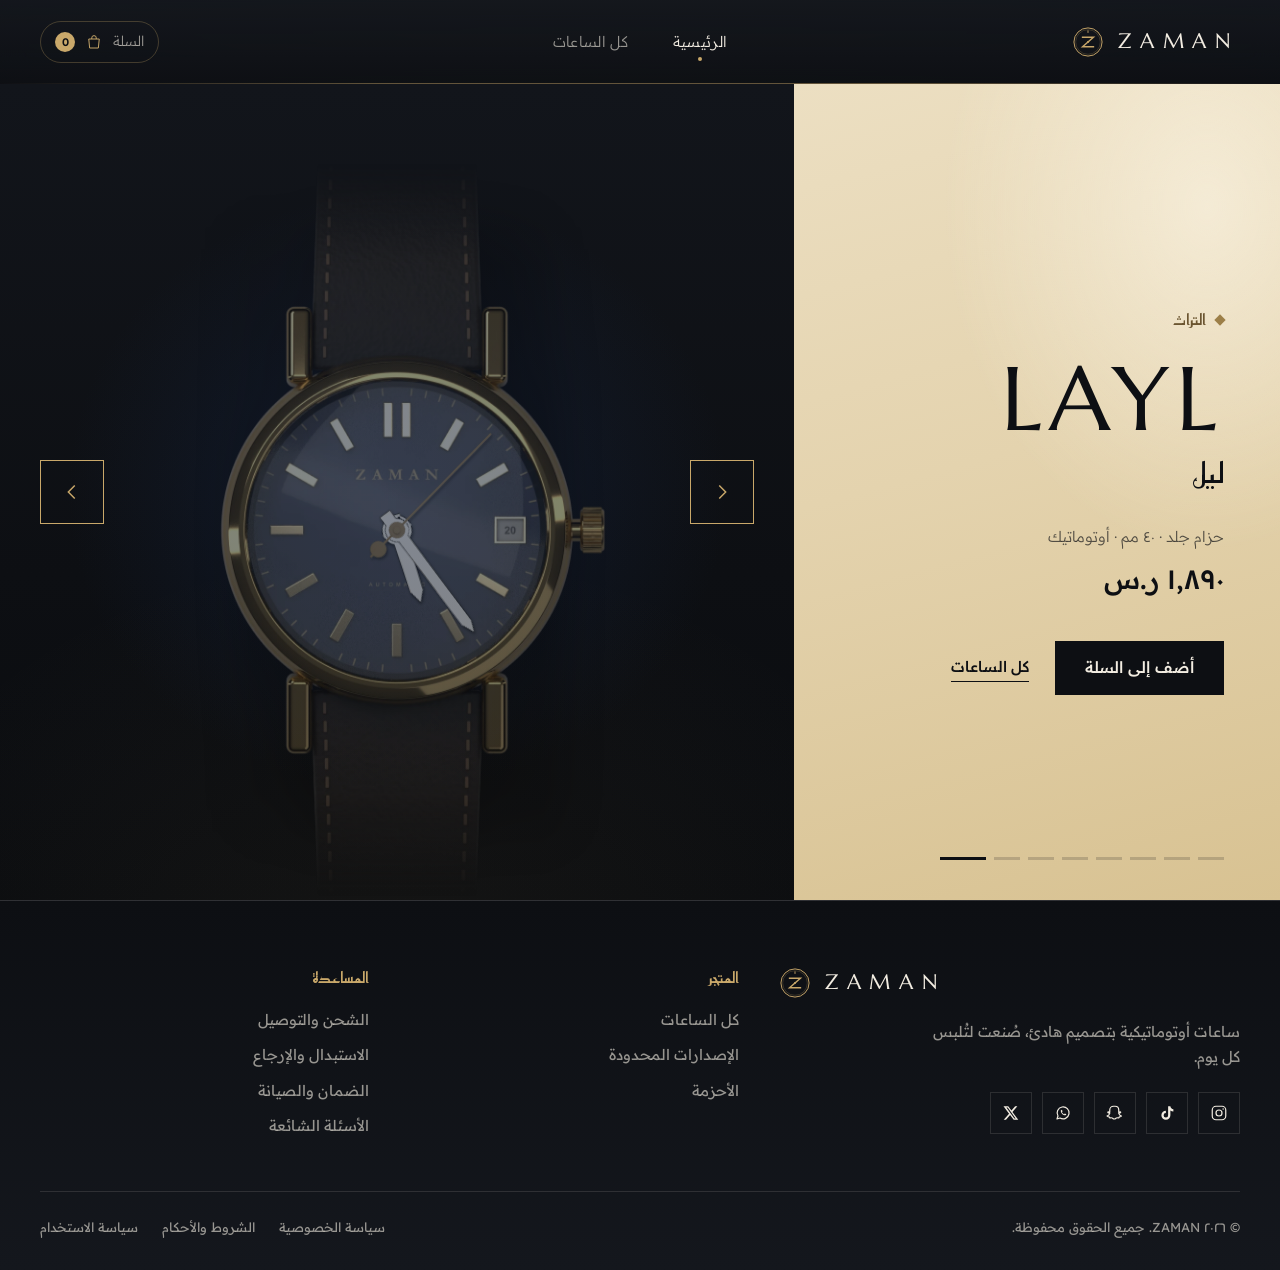
<file: index.html>
<!doctype html>
<html lang="ar" dir="rtl">
<head>
<meta charset="utf-8">
<meta name="viewport" content="width=device-width, initial-scale=1">
<title>ZAMAN — زمان</title>
<meta http-equiv="refresh" content="0; url=website/index.html">
<link rel="canonical" href="website/index.html">
<style>body{background:#0D0F13;color:#C9A86A;font-family:sans-serif;display:grid;place-items:center;min-height:100vh;margin:0}</style>
</head>
<body><a href="website/index.html" style="color:inherit">ZAMAN</a></body>
</html>
</file>
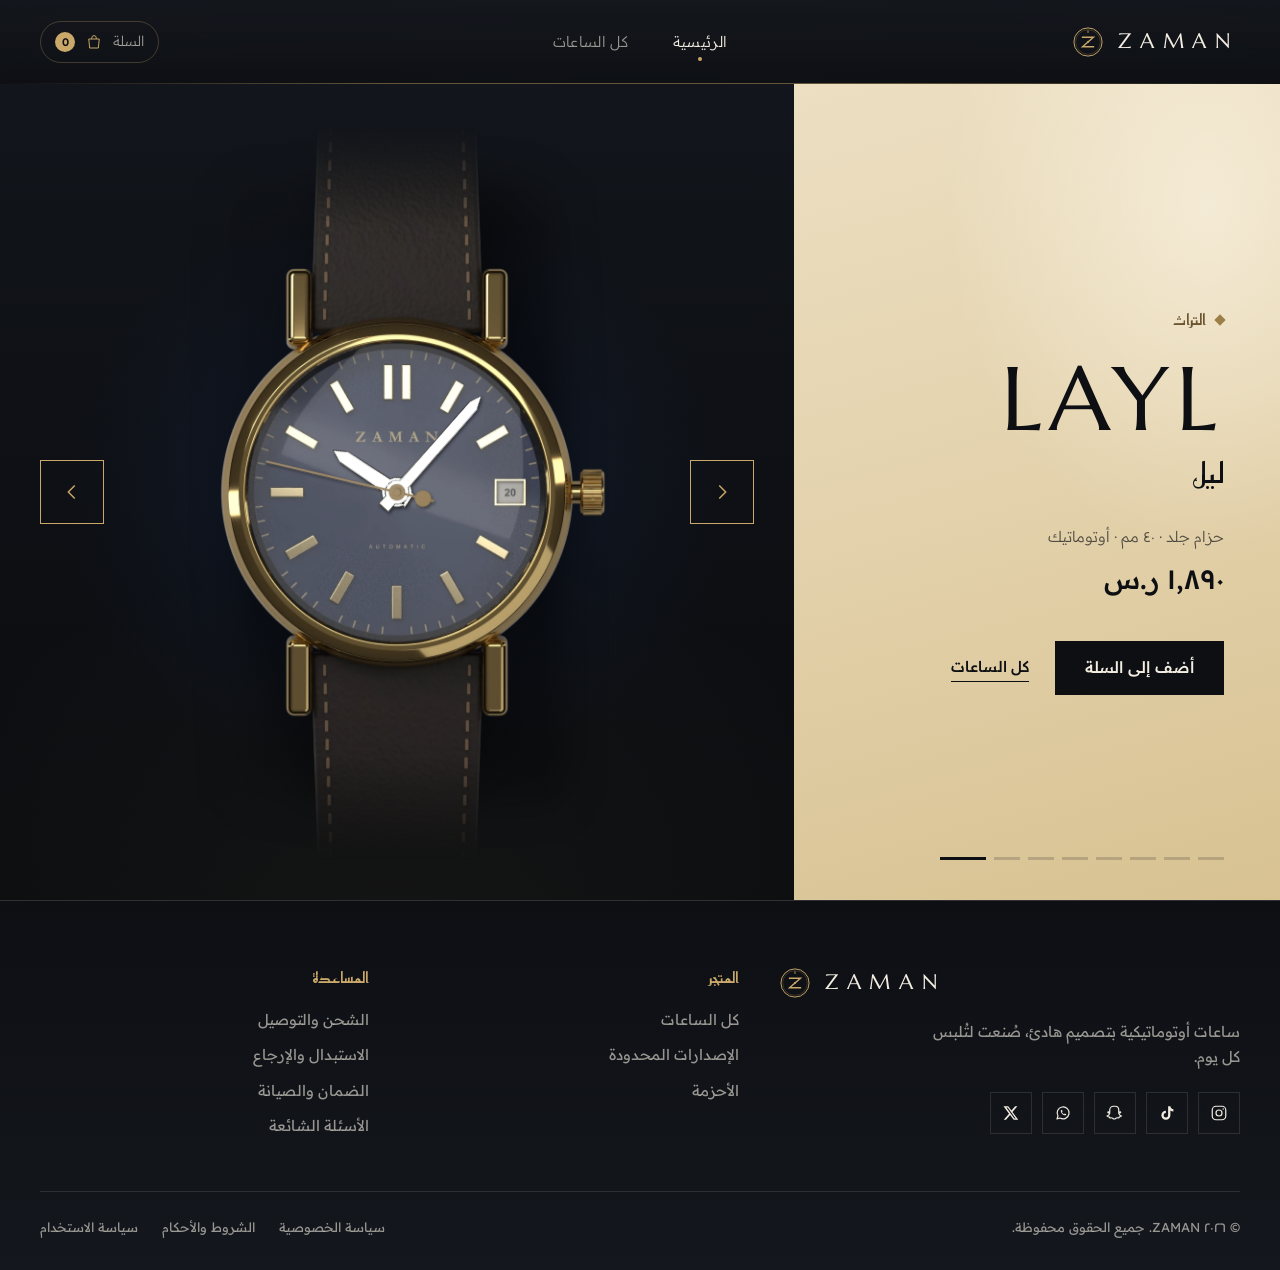
<file: website/index.html>
<!doctype html>
<html lang="ar" dir="rtl">
<head>
<meta charset="utf-8">
<meta name="viewport" content="width=device-width, initial-scale=1">
<title>ZAMAN — زمان</title>
<meta name="description" content="ZAMAN — ساعات أوتوماتيكية بتصميم هادئ.">
<link rel="stylesheet" href="../brand/tokens.css">
<link rel="stylesheet" href="site.css">
<script src="../brand/watch.js"></script>
<style>
  .home { display: grid; grid-template-columns: minmax(360px, 38%) 1fr; height: calc(100svh - var(--head)); min-height: 620px; }

  /* 30% — soft, muted champagne panel (logo gold, toned down and paler) */
  .panel { background: radial-gradient(90% 70% at 85% 15%, rgba(255,250,238,.55), transparent 60%), linear-gradient(165deg, #ECDFC2 0%, var(--gold-soft) 45%, var(--gold-soft-2) 100%); color: var(--c60); padding: 64px 56px 48px; display: flex; flex-direction: column; justify-content: center; position: relative; }
  .info { transition: opacity .35s ease, transform .35s ease; }
  .info.swap { opacity: 0; transform: translateY(14px); }
  .kicker { display: inline-flex; align-items: center; gap: 10px; font-family: var(--font-head-ar); font-size: 15px; font-weight: 500; color: #6B5530; }
  .kicker::before { content: ""; width: 8px; height: 8px; transform: rotate(45deg); background: var(--champagne-deep); }
  .name { font-family: var(--font-display); font-weight: 400; font-size: clamp(60px, 7vw, 112px); line-height: 1; letter-spacing: .08em; text-transform: uppercase; margin: 22px 0 6px; direction: ltr; text-align: right; }
  .ar-name { font-family: var(--font-head-ar); font-size: 28px; font-weight: 500; }
  .spec { font-size: 15px; font-weight: 300; color: rgba(13,15,19,.68); margin-top: 26px; }
  .price { font-size: 28px; font-weight: 500; margin-top: 6px; }
  .actions { display: flex; align-items: center; gap: 26px; margin-top: 38px; flex-wrap: wrap; }
  .more { font-size: 15px; font-weight: 500; border-bottom: 1px solid var(--c60); padding-bottom: 2px; }
  .dots { position: absolute; bottom: 40px; right: 56px; display: flex; gap: 8px; direction: ltr; }
  .dots button { width: 26px; height: 3px; background: rgba(13,15,19,.18); transition: background .3s, width .3s; }
  .dots button.on { background: var(--c60); width: 46px; }

  /* 60% — midnight stage, lit by a soft glow tinted with the current dial colour */
  @property --glow { syntax: '<color>'; inherits: true; initial-value: #1B3566; }
  .stage { --glow: #1B3566; position: relative; overflow: hidden; background: radial-gradient(52% 46% at 50% 50%, color-mix(in srgb, var(--glow) 34%, transparent) 0%, color-mix(in srgb, var(--glow) 10%, transparent) 55%, transparent 80%), radial-gradient(120% 90% at 50% 110%, rgba(201,168,106,.06), transparent 60%), linear-gradient(180deg, #12151B 0%, var(--c60) 60%, #0A0C0F 100%); transition: --glow 1s ease; }
  .layer { position: absolute; inset: 0; display: grid; place-items: center; will-change: transform, opacity; }
  .layer .w { height: 90%; aspect-ratio: 200 / 340; }
  .arrow { position: absolute; top: 50%; transform: translateY(-50%); z-index: 3; width: 64px; height: 64px; border: 1px solid var(--c10); color: var(--c10); display: grid; place-items: center; transition: background .25s, color .25s; }
  .arrow:hover { background: var(--c10); color: var(--c60); }
  .arrow svg { width: 22px; height: 22px; }
  .arrow.prev { right: 40px; }
  .arrow.next { left: 40px; }

  @media (max-width: 860px) {
    .home { grid-template-columns: 1fr; grid-template-rows: 58svh auto; height: auto; min-height: 0; }
    .stage { order: -1; }
    .panel { padding: 40px 16px 64px; }
    .dots { right: 16px; bottom: 28px; }
    .arrow { width: 48px; height: 48px; }
    .arrow.prev { right: 16px; }
    .arrow.next { left: 16px; }
    .layer .w { height: 86%; }
    .name { margin-top: 14px; }
    .actions { margin-top: 28px; }
  }
</style>
</head>
<body data-page="home">

<main class="home">
  <section class="panel">
    <div class="info" id="info">
      <span class="kicker" id="kicker"></span>
      <h1 class="name" id="name"></h1>
      <div class="ar-name" id="arName"></div>
      <div class="spec" id="spec"></div>
      <div class="price" id="price"></div>
      <div class="actions">
        <button class="btn btn-dark" id="add">أضف إلى السلة</button>
        <a class="more" href="collection.html">كل الساعات</a>
      </div>
    </div>
    <div class="dots" id="dots"></div>
  </section>

  <section class="stage" id="stage" aria-live="polite">
    <button class="arrow prev" id="prev" aria-label="الساعة السابقة"><svg viewBox="0 0 24 24" fill="none" stroke="currentColor" stroke-width="1.6"><path d="M9 5l7 7-7 7"/></svg></button>
    <button class="arrow next" id="next" aria-label="الساعة التالية"><svg viewBox="0 0 24 24" fill="none" stroke="currentColor" stroke-width="1.6"><path d="M15 5l-7 7 7 7"/></svg></button>
  </section>
</main>

<script src="site.js"></script>
<script>
  const M = ZAMAN_MODELS;
  const stage = document.getElementById('stage');
  const $ = id => document.getElementById(id);
  const ease = x => x < .5 ? 4 * x * x * x : 1 - Math.pow(-2 * x + 2, 3) / 2;
  const lerp = (a, b, x) => a + (b - a) * x;

  const nowMin = () => { const d = new Date(); return d.getHours() * 60 + d.getMinutes() + d.getSeconds() / 60; };
  const nowSec = () => { const d = new Date(); return d.getSeconds() + d.getMilliseconds() / 1000; };

  let idx = Math.max(0, ORDER.indexOf((location.hash || '').slice(1)));
  let current = null, busy = false;

  // Dots
  $('dots').innerHTML = ORDER.map((k, i) => `<button aria-label="${M[k].name}" data-i="${i}"></button>`).join('');
  $('dots').addEventListener('click', e => { const b = e.target.closest('button'); if (b) go(+b.dataset.i); });

  function makeLayer(k) {
    const el = document.createElement('div');
    el.className = 'layer';
    el.innerHTML = `<div class="w">${watchSVG({ ...M[k], date: new Date().getDate() })}</div>`;
    stage.appendChild(el);
    return el;
  }

  function setInfo(k, i, animate) {
    const apply = () => {
      const m = M[k];
      $('kicker').textContent = LINE_AR[m.line];
      $('name').textContent = m.name;
      $('arName').textContent = m.ar;
      $('spec').textContent = SPEC_AR(k);
      $('price').textContent = priceAR(m.price);
      stage.style.setProperty('--glow', m.dial);
      [...$('dots').children].forEach((d, j) => d.classList.toggle('on', j === i));
      history.replaceState(null, '', '#' + k);
    };
    if (!animate) return apply();
    $('info').classList.add('swap');
    setTimeout(() => { apply(); $('info').classList.remove('swap'); }, 330);
  }

  // Change watch: the new one enters from the top-right, the hands sweep to the current time
  function go(target) {
    if (busy || target === idx) return;
    busy = true;
    const n = ORDER.length;
    idx = (target + n) % n;
    const k = ORDER[idx];
    const incoming = makeLayer(k), outgoing = current;
    const W = stage.clientWidth, H = stage.clientHeight;
    const D = 1000, t0 = performance.now();
    setInfo(k, idx, true);
    const step = now => {
      const p = Math.min(1, (now - t0) / D), e = ease(p);
      incoming.style.opacity = Math.min(1, p * 2.2);
      incoming.style.transform = `translate(${lerp(W * .55, 0, e)}px, ${lerp(-H * .6, 0, e)}px) rotate(${lerp(-28, 0, e)}deg) scale(${lerp(.6, 1, e)})`;
      setHands(incoming, nowMin() - (1 - e) * 300, nowSec() - (1 - e) * 40);
      if (outgoing) {
        outgoing.style.opacity = 1 - Math.min(1, p * 1.6);
        outgoing.style.transform = `translate(${lerp(0, -W * .45, e)}px, ${lerp(0, H * .55, e)}px) rotate(${lerp(0, 20, e)}deg) scale(${lerp(1, .7, e)})`;
        setHands(outgoing, nowMin() + e * 180, nowSec() + e * 30);
      }
      if (p < 1) requestAnimationFrame(step);
      else { if (outgoing) outgoing.remove(); current = incoming; busy = false; }
    };
    requestAnimationFrame(step);
  }

  // First watch
  current = makeLayer(ORDER[idx]);
  setInfo(ORDER[idx], idx, false);
  (function intro() {
    const t0 = performance.now();
    const step = now => {
      const p = Math.min(1, (now - t0) / 1400), e = ease(p);
      current.style.opacity = Math.min(1, p * 2);
      current.style.transform = `translateY(${lerp(40, 0, e)}px)`;
      setHands(current, nowMin() - (1 - e) * 300, nowSec() - (1 - e) * 40);
      if (p < 1) requestAnimationFrame(step);
    };
    requestAnimationFrame(step);
  })();

  // Live ticking between transitions
  setInterval(() => { if (!busy && current) setHands(current, nowMin(), Math.floor(nowSec())); }, 250);

  $('next').onclick = () => go(idx + 1);
  $('prev').onclick = () => go(idx - 1);
  document.addEventListener('keydown', e => {
    if (e.key === 'ArrowLeft') go(idx + 1);
    if (e.key === 'ArrowRight') go(idx - 1);
  });
  let sx = null;
  stage.addEventListener('touchstart', e => sx = e.touches[0].clientX, { passive: true });
  stage.addEventListener('touchend', e => {
    if (sx === null) return;
    const dx = e.changedTouches[0].clientX - sx; sx = null;
    if (Math.abs(dx) > 40) go(dx > 0 ? idx + 1 : idx - 1);
  });
  $('add').onclick = e => { addToBag(); e.target.textContent = 'تمت الإضافة ✓'; setTimeout(() => e.target.textContent = 'أضف إلى السلة', 1400); };
</script>
</body>
</html>
</file>
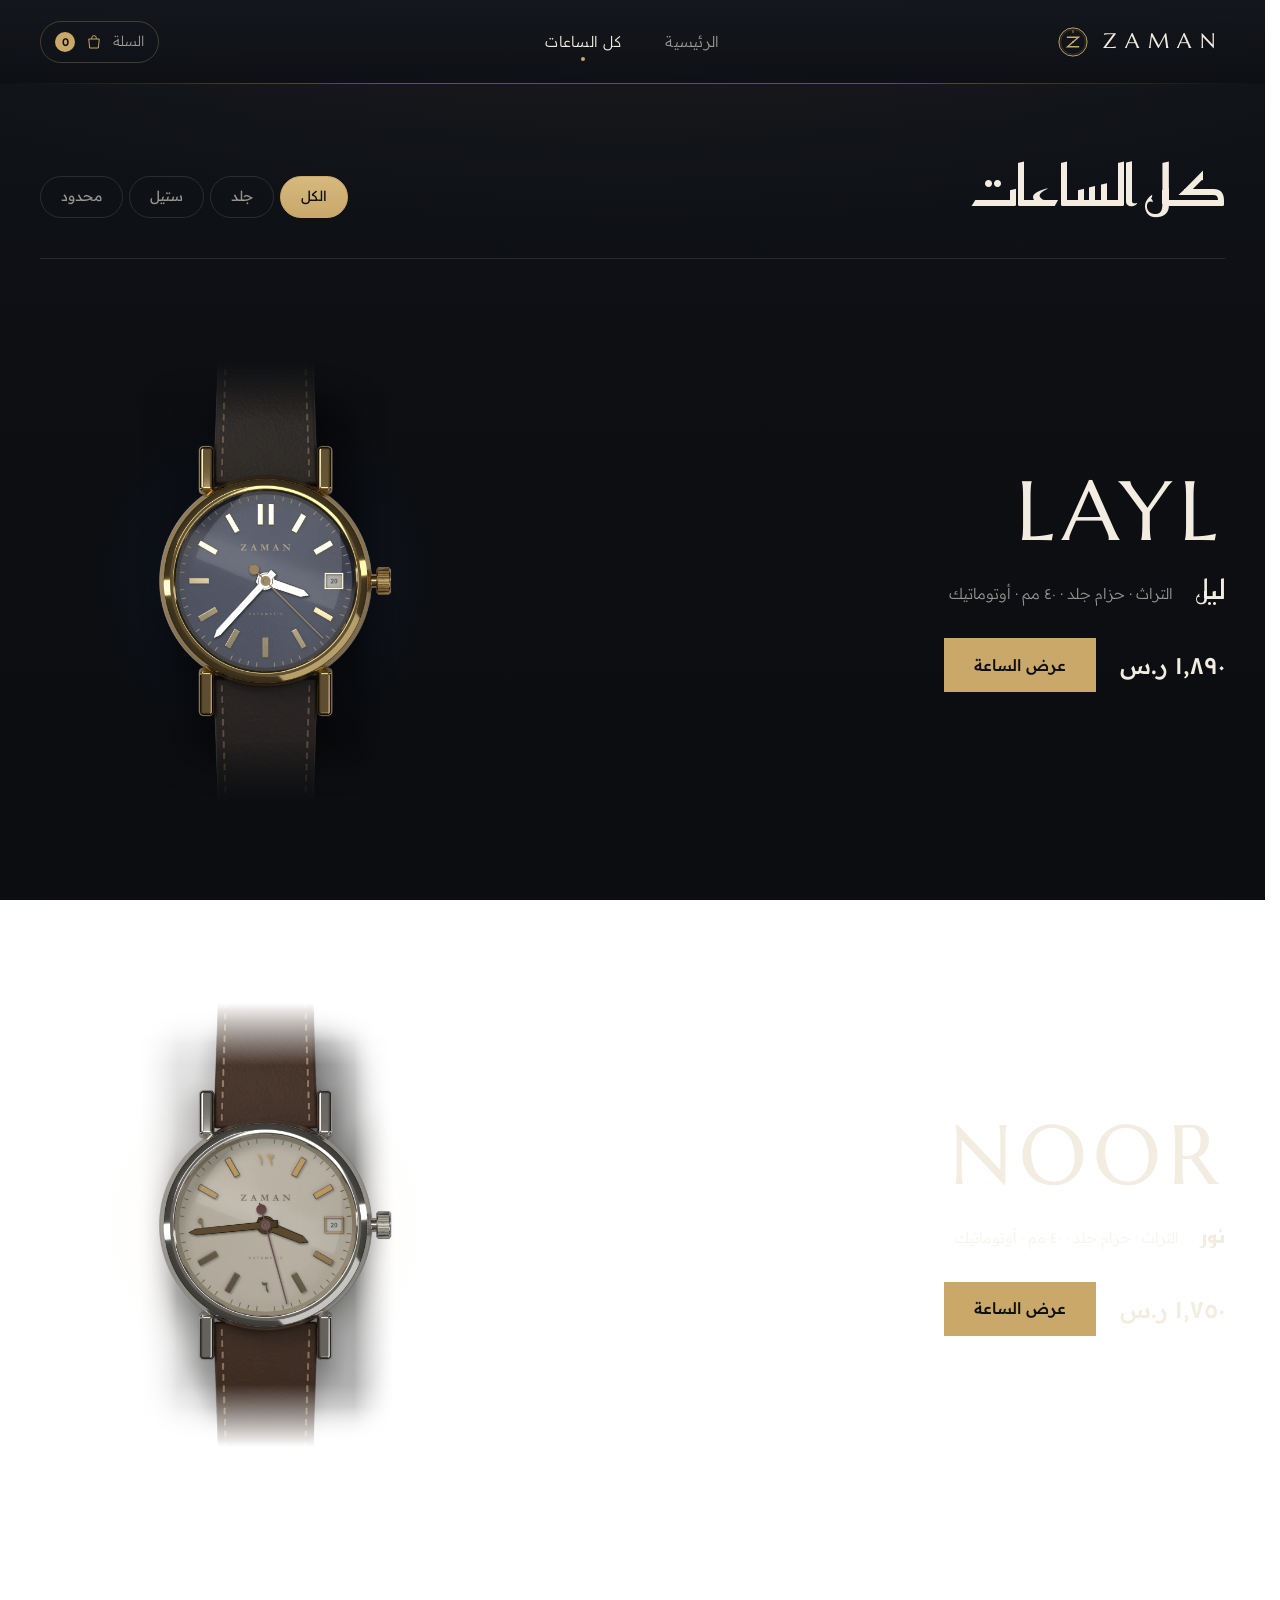
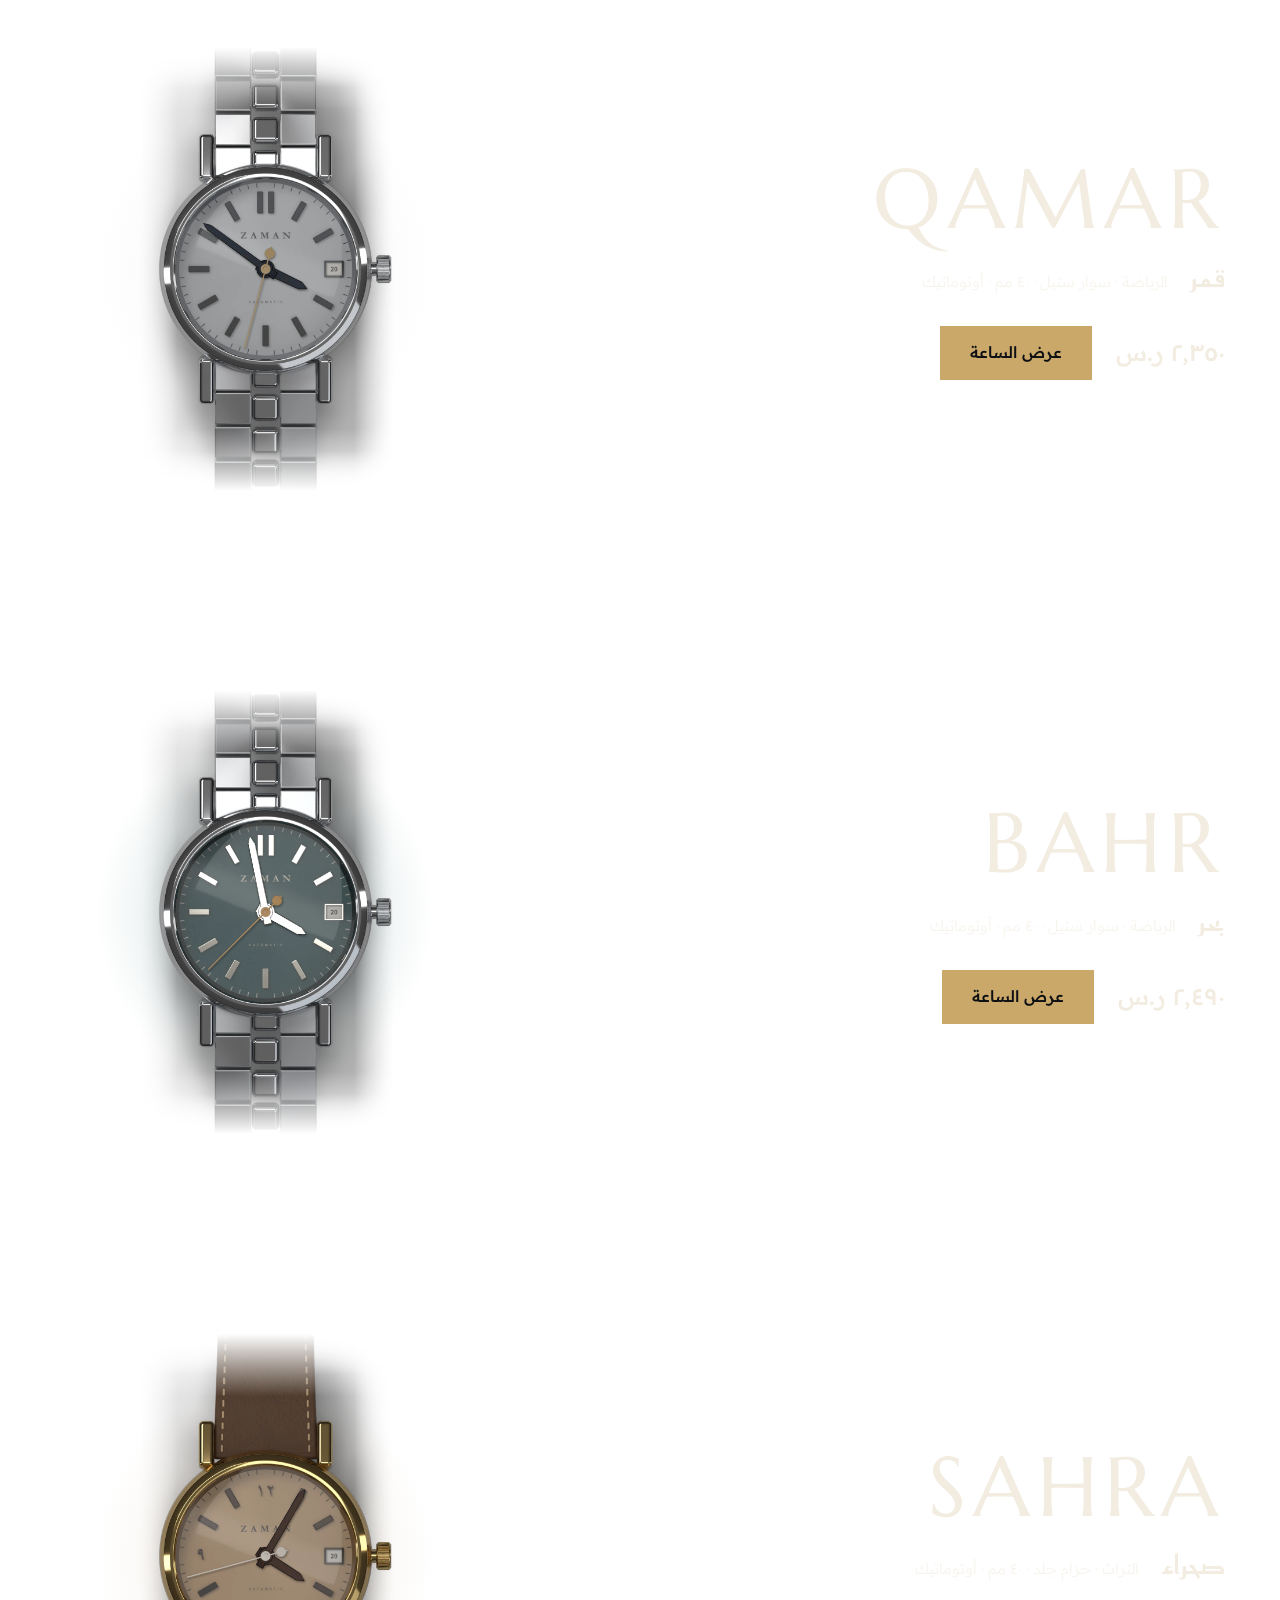
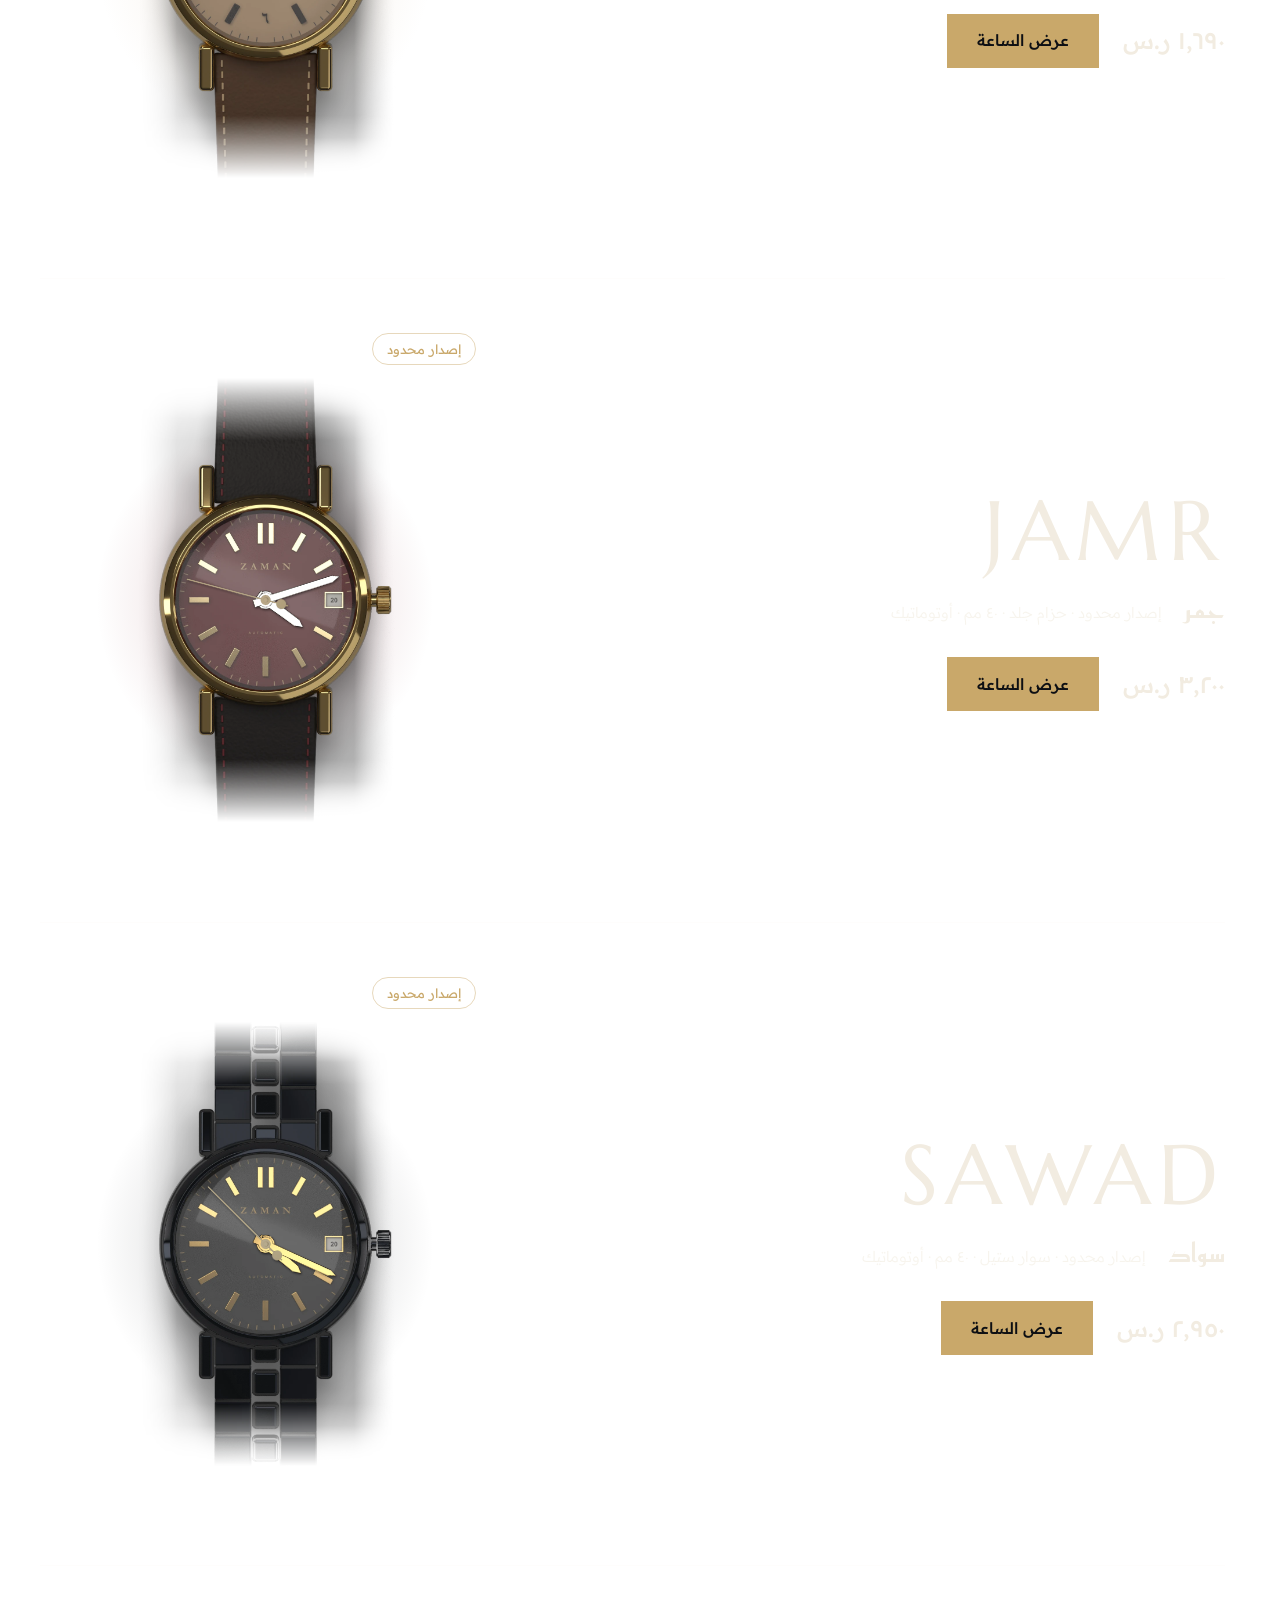
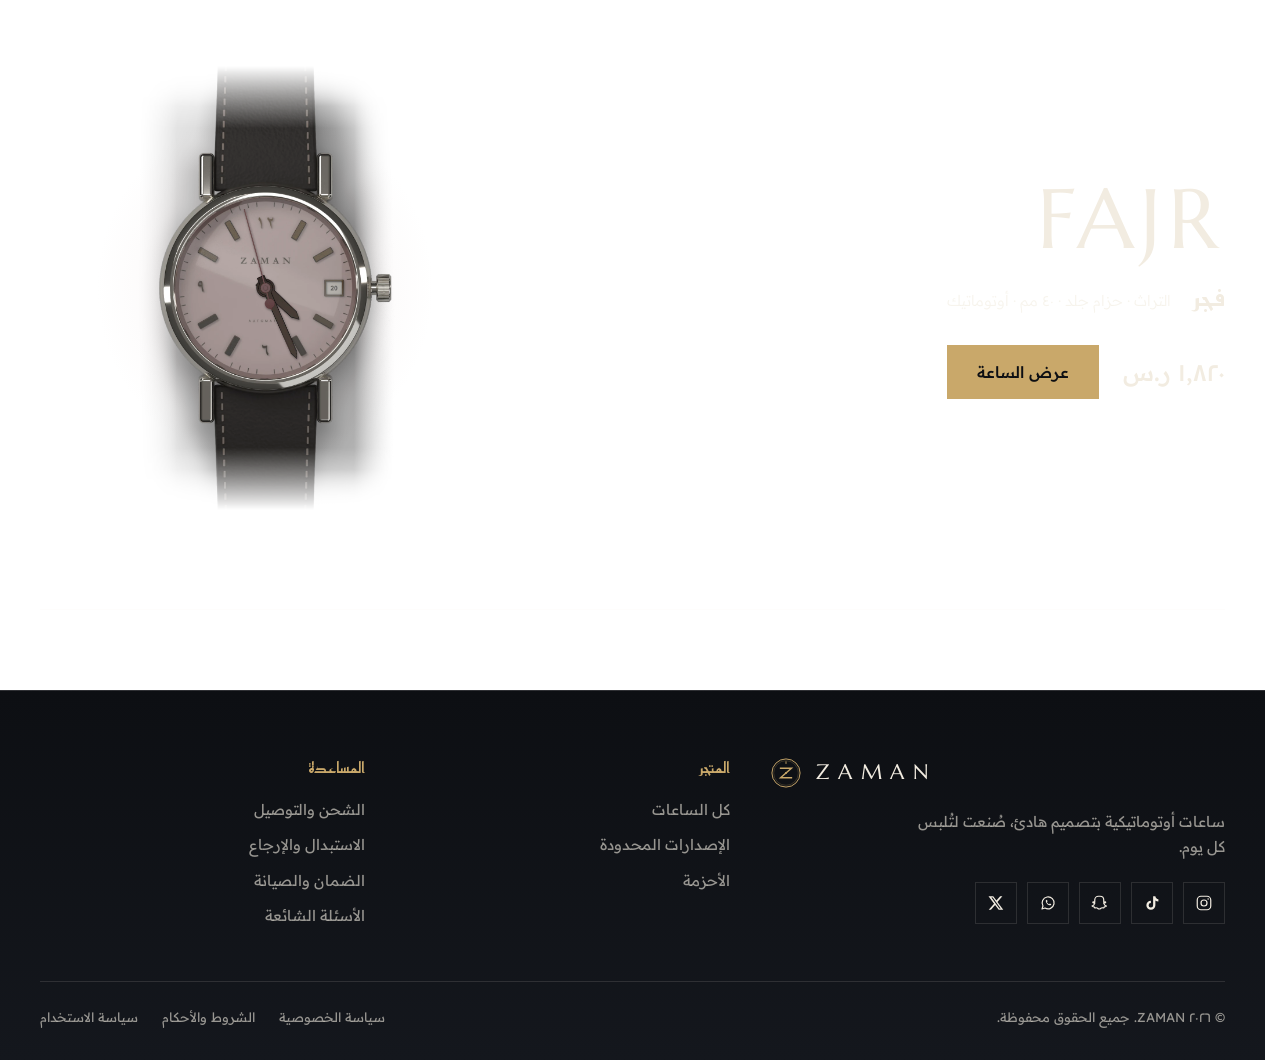
<file: website/collection.html>
<!doctype html>
<html lang="ar" dir="rtl">
<head>
<meta charset="utf-8">
<meta name="viewport" content="width=device-width, initial-scale=1">
<title>ZAMAN — كل الساعات</title>
<link rel="stylesheet" href="../brand/tokens.css">
<link rel="stylesheet" href="site.css">
<script src="../brand/watch.js"></script>
<style>
  .top { padding: 70px 0 40px; display: flex; justify-content: space-between; align-items: end; gap: 24px; flex-wrap: wrap; }
  .top h1 { font-size: 56px; font-weight: 500; line-height: 1.15; }
  .top p { color: var(--muted-dark); margin-top: 8px; font-weight: 300; }
  .tabs { display: flex; gap: 6px; flex-wrap: wrap; }
  .tabs button { height: 42px; padding: 0 20px; border: 1px solid var(--line-dark); border-radius: 999px; color: var(--muted-dark); font-size: 14px; transition: border-color .25s, color .25s; }
  .tabs button:hover { border-color: rgba(201,168,106,.5); color: var(--c30); }
  .tabs button.on { background: linear-gradient(180deg, #D6B97F, var(--c10)); border-color: var(--c10); color: var(--c60); }

  .list { border-top: 1px solid var(--line-dark); }
  .row { position: relative; display: grid; grid-template-columns: 1fr minmax(260px, 38%); align-items: center; gap: 40px; padding: 40px 0; border-bottom: 1px solid var(--line-dark); opacity: 0; transform: translateY(40px); transition: opacity .8s ease, transform .8s ease; }
  .row.in { opacity: 1; transform: none; }
  .row.hide { display: none; }
  .nm { font-family: var(--font-display); font-weight: 400; font-size: clamp(46px, 6.6vw, 98px); line-height: 1; letter-spacing: .08em; text-transform: uppercase; direction: ltr; text-align: right; }
  .meta { display: flex; gap: 22px; align-items: baseline; flex-wrap: wrap; margin-top: 14px; }
  .meta .ar { font-family: var(--font-head-ar); font-size: 26px; font-weight: 500; }
  .meta .sp { color: var(--muted-dark); font-size: 15px; font-weight: 300; }
  .row .bottom { display: flex; align-items: center; gap: 24px; margin-top: 26px; flex-wrap: wrap; }
  .row .pr { font-size: 24px; font-weight: 500; }
  .frame { --glow: #1B3566; background: radial-gradient(50% 42% at 50% 50%, color-mix(in srgb, var(--glow) 22%, transparent), transparent 75%); aspect-ratio: 4 / 5; overflow: hidden; display: grid; place-items: center; position: relative; }
  .frame .w { width: 58%; aspect-ratio: 200 / 340; }
  .frame .badge { position: absolute; top: 14px; right: 14px; border: 1px solid rgba(201,168,106,.45); color: var(--c10); font-size: 13px; padding: 4px 14px; border-radius: 999px; }
  @media (max-width: 860px) {
    .top { padding: 44px 0 28px; }
    .top h1 { font-size: 40px; }
    .row { grid-template-columns: 1fr; gap: 18px; padding: 28px 0; }
    .frame { order: -1; aspect-ratio: 1; }
    .frame .w { width: 42%; }
  }

  /* ─── Quick view modal ─── */
  html { scrollbar-gutter: stable; }
  html.qv-lock, html.qv-lock body { overflow: hidden; }
  .qv { position: fixed; inset: 0; z-index: 100; display: grid; place-items: center; padding: 32px; }
  .qv[hidden] { display: none; }
  .qv-back { position: absolute; inset: 0; background: radial-gradient(80% 70% at 50% 45%, rgba(26,29,35,.82), rgba(5,6,8,.94)); -webkit-backdrop-filter: blur(10px); backdrop-filter: blur(10px); opacity: 0; transition: opacity .55s ease; }
  .qv.open .qv-back { opacity: 1; }
  .qv-box { --glow: #1B3566; position: relative; width: min(1120px, 100%); max-height: calc(100dvh - 64px); display: grid; grid-template-columns: minmax(300px, 40%) 1fr; overflow: hidden; border: 1px solid rgba(201,168,106,.22); box-shadow: 0 40px 120px rgba(0,0,0,.55); }
  .qv-box { opacity: 0; transition: opacity .45s ease; background: #0D0F13; }
  .qv.open .qv-box { opacity: 1; }
  .qv-info > * { opacity: 0; transform: translateX(22px); transition: opacity .5s ease, transform .6s cubic-bezier(.2,.8,.2,1); }
  .qv.open .qv-info > * { opacity: 1; transform: none; }
  .qv.open .qv-info > :nth-child(2) { transition-delay: .06s; } .qv.open .qv-info > :nth-child(3) { transition-delay: .1s; }
  .qv.open .qv-info > :nth-child(4) { transition-delay: .14s; } .qv.open .qv-info > :nth-child(5) { transition-delay: .18s; }
  .qv.open .qv-info > :nth-child(6) { transition-delay: .22s; } .qv.open .qv-info > :nth-child(7) { transition-delay: .26s; }
  .qv-stage { background: radial-gradient(55% 48% at 50% 46%, color-mix(in srgb, var(--glow) 34%, transparent), transparent 78%), linear-gradient(180deg, #161920, #0B0D10); }
  /* info panel mirrors the home page: soft muted champagne */
  .qv-info { background: radial-gradient(90% 70% at 85% 15%, rgba(255,250,238,.55), transparent 60%), linear-gradient(165deg, #ECDFC2 0%, var(--gold-soft) 45%, var(--gold-soft-2) 100%); color: var(--c60); padding: 56px 44px 40px; display: flex; flex-direction: column; justify-content: center; overflow-y: auto; }
  .qv-kicker { display: inline-flex; align-items: center; gap: 10px; font-family: var(--font-head-ar); font-size: 15px; color: #6B5530; }
  .qv-kicker::before { content: ""; width: 8px; height: 8px; transform: rotate(45deg); background: var(--champagne-deep); }
  .qv-name { font-family: var(--font-display); font-weight: 400; font-size: clamp(48px, 5.4vw, 84px); line-height: 1; letter-spacing: .08em; text-transform: uppercase; direction: ltr; text-align: right; margin: 18px 0 4px; }
  .qv-ar { font-family: var(--font-head-ar); font-size: 26px; font-weight: 500; }
  .qv-spec { font-size: 15px; font-weight: 300; color: rgba(13,15,19,.7); margin-top: 20px; }
  .qv-desc { font-size: 15px; font-weight: 300; color: rgba(13,15,19,.78); margin-top: 10px; max-width: 34ch; }
  .qv-price { font-size: 28px; font-weight: 500; margin-top: 14px; }
  .qv-info .btn { margin-top: 30px; align-self: flex-start; }
  .qv-close { position: absolute; top: 16px; left: 16px; z-index: 5; width: 44px; height: 44px; border-radius: 50%; border: 1px solid rgba(201,168,106,.45); color: var(--c10); display: grid; place-items: center; background: rgba(13,15,19,.5); transition: background .25s, color .25s; }
  .qv-close:hover { background: var(--c10); color: var(--c60); }
  .qv-close svg { width: 18px; height: 18px; }
  .qv-stage { position: relative; min-height: min(680px, calc(100dvh - 66px)); display: grid; grid-template-rows: 1fr auto; overflow: hidden; touch-action: pan-y; }
  .qv-views { position: relative; }
  .qv-view { position: absolute; inset: 0; display: grid; place-items: center; opacity: 0; transition: opacity .5s ease; pointer-events: none; }
  .qv-view.on { opacity: 1; }
  .qv-view .w { height: 92%; aspect-ratio: 200 / 340; }
  .qv-view img { width: 84%; height: 84%; object-fit: contain; }
  .qv-live.flying .w { visibility: hidden; }
  .qv-nav { position: absolute; top: 50%; transform: translateY(-50%); z-index: 3; width: 46px; height: 46px; border: 1px solid rgba(201,168,106,.55); color: var(--c10); display: grid; place-items: center; transition: background .25s, color .25s; }
  .qv-nav:hover { background: var(--c10); color: var(--c60); }
  .qv-nav svg { width: 18px; height: 18px; }
  .qv-nav.prev { right: 20px; } .qv-nav.next { left: 20px; }
  .qv-thumbs { display: flex; justify-content: center; gap: 10px; padding: 0 16px 22px; position: relative; z-index: 3; }
  .qv-thumbs button { width: 66px; height: 66px; border: 1px solid var(--line-dark); background: rgba(242,236,225,.03); display: grid; place-items: center; overflow: hidden; transition: border-color .25s, background .25s; }
  .qv-thumbs button.on { border-color: var(--c10); background: rgba(201,168,106,.08); }
  .qv-thumbs img { width: 100%; height: 100%; object-fit: contain; }
  .qv-thumbs .zaman-watch { height: 62px; width: auto; }
  .qv-ghost { position: fixed; z-index: 110; transform-origin: 0 0; pointer-events: none; will-change: transform; }
  .qv-ghost .zaman-watch { width: 100%; height: 100%; }
  .frame .w.lifted { visibility: hidden; }
  @media (max-width: 860px) {
    .qv { padding: 0; }
    .qv-box { grid-template-columns: 1fr; max-height: 100dvh; height: 100dvh; overflow-y: auto; border: 0; }
    .qv-stage { order: -1; min-height: 0; height: 62dvh; }
    .qv-info { padding: 30px 16px 40px; overflow: visible; justify-content: flex-start; }
    .qv-info > * { transform: translateY(18px); }
    .qv-nav { width: 40px; height: 40px; }
    .qv-nav.prev { right: 12px; } .qv-nav.next { left: 12px; }
    .qv-thumbs button { width: 54px; height: 54px; }
    .qv-thumbs .zaman-watch { height: 50px; }
    .qv-thumbs { padding-bottom: 14px; }
    .qv-close { top: 12px; left: 12px; }
  }
</style>
</head>
<body data-page="collection">
<main class="wrap">
  <div class="top">
    <h1>كل الساعات</h1>
    <div class="tabs" id="tabs">
      <button class="on" data-f="all">الكل</button>
      <button data-f="Leather">جلد</button>
      <button data-f="Steel">ستيل</button>
      <button data-f="Limited">محدود</button>
    </div>
  </div>
  <div class="list" id="list"></div>
  <div style="height:80px"></div>
</main>
<div class="qv" id="qv" hidden>
  <div class="qv-back" data-close></div>
  <div class="qv-box" role="dialog" aria-modal="true" aria-labelledby="qvName">
    <button class="qv-close" type="button" data-close aria-label="إغلاق"><svg viewBox="0 0 24 24" fill="none" stroke="currentColor" stroke-width="1.5"><path d="M6 6l12 12M18 6L6 18"/></svg></button>
    <div class="qv-info">
      <span class="qv-kicker" id="qvLine"></span>
      <h2 class="qv-name" id="qvName"></h2>
      <div class="qv-ar" id="qvAr"></div>
      <div class="qv-spec" id="qvSpec"></div>
      <p class="qv-desc">علبة ٤٠ مم بزجاج سافير مقاوم للخدش، وحركة أوتوماتيكية تعمل بحركة معصمك. مقاومة للماء حتى ٥٠ متراً.</p>
      <div class="qv-price" id="qvPrice"></div>
      <button class="btn btn-dark" type="button" id="qvAdd">أضف إلى السلة</button>
    </div>
    <div class="qv-stage" id="qvStage">
      <div class="qv-views" id="qvViews"></div>
      <button class="qv-nav prev" type="button" id="qvPrev" aria-label="الزاوية السابقة"><svg viewBox="0 0 24 24" fill="none" stroke="currentColor" stroke-width="1.6"><path d="M9 5l7 7-7 7"/></svg></button>
      <button class="qv-nav next" type="button" id="qvNext" aria-label="الزاوية التالية"><svg viewBox="0 0 24 24" fill="none" stroke="currentColor" stroke-width="1.6"><path d="M15 5l-7 7 7 7"/></svg></button>
      <div class="qv-thumbs" id="qvThumbs" role="tablist" aria-label="زوايا الساعة"></div>
    </div>
  </div>
</div>
<script src="site.js"></script>
<script>
  const M = ZAMAN_MODELS;
  const list = document.getElementById('list');
  list.innerHTML = ORDER.map(k => {
    const m = M[k];
    return `<article class="row" data-tag="${m.tag}" data-k="${k}">
      <div>
        <h2 class="nm">${m.name}</h2>
        <div class="meta"><span class="ar">${m.ar}</span><span class="sp">${LINE_AR[m.line]} · ${SPEC_AR(k)}</span></div>
        <div class="bottom"><span class="pr">${priceAR(m.price)}</span><button class="btn btn-gold" type="button" data-open="${k}" aria-haspopup="dialog">عرض الساعة</button></div>
      </div>
      <div class="frame" style="--glow:${m.dial}">${m.line === 'Limited' ? '<span class="badge">إصدار محدود</span>' : ''}<div class="w">${watchSVG({ ...m, shadow: true })}</div></div>
    </article>`;
  }).join('');
  const rows = [...list.children];

  // Filters
  const tabs = document.getElementById('tabs');
  function filter(f) {
    [...tabs.children].forEach(b => b.classList.toggle('on', b.dataset.f === f));
    rows.forEach(r => r.classList.toggle('hide', f !== 'all' && r.dataset.tag !== f));
  }
  tabs.addEventListener('click', e => { const b = e.target.closest('button'); if (b) filter(b.dataset.f); });
  if (location.hash === '#Limited') filter('Limited');

  // Reveal on scroll
  const io = new IntersectionObserver(es => es.forEach(e => { if (e.isIntersecting) { e.target.classList.add('in'); io.unobserve(e.target); } }), { threshold: .12 });
  rows.forEach(r => io.observe(r));

  // Hands move with scrolling
  let y = scrollY, shown = scrollY, ticking = false;
  const svgs = rows.map(r => r.querySelector('svg'));
  function draw() {
    shown += (y - shown) * .12;
    svgs.forEach((s, i) => {
      const base = 10 * 60 + 9 + i * 7;
      setHands(s, base + shown * 0.35, 30 + shown * 0.12 + i * 5);
    });
    if (Math.abs(y - shown) > .5) requestAnimationFrame(draw); else ticking = false;
  }
  addEventListener('scroll', () => { y = scrollY; if (!ticking) { ticking = true; requestAnimationFrame(draw); } }, { passive: true });
  draw();

  // ─── Quick view: shared-element (FLIP) transition + several angles ───
  const qv = document.getElementById('qv'), qvBox = qv.querySelector('.qv-box');
  const $q = id => document.getElementById(id);
  const ANG = new URL('../brand/watches/angles/', document.querySelector('script[src*="watch.js"]').src).href;
  const VIEWS = [
    { id: 'live', label: 'من الأمام' },
    { id: 'hero', label: 'زاوية ثلاثة أرباع' },
    { id: 'side', label: 'من الجانب' },
    { id: 'dial', label: 'الميناء عن قرب' }
  ];
  const reduce = matchMedia('(prefers-reduced-motion: reduce)');
  const EASE = 'cubic-bezier(.2,.8,.2,1)', DUR = 650;
  const rowTime = i => ({ min: 10 * 60 + 9 + i * 7 + shown * 0.35, sec: 30 + shown * 0.12 + i * 5 });
  const nowT = () => { const d = new Date(); return { min: d.getHours() * 60 + d.getMinutes() + d.getSeconds() / 60, sec: d.getSeconds() + d.getMilliseconds() / 1000 }; };
  const fwd = (from, to, period) => { while (to < from) to += period; return to; };   // hands only sweep forward
  const easeOut = t => 1 - Math.pow(1 - t, 3);
  let qvKey = null, qvRow = null, qvView = 0, qvViews = [], qvTick = null, qvOpener = null, qvBusy = false;

  function buildViews(k) {
    const m = M[k];
    $q('qvViews').innerHTML = VIEWS.map((v, i) => v.id === 'live'
      ? `<div class="qv-view qv-live on" data-i="${i}"><div class="w">${watchSVG({ ...m, shadow: true })}</div></div>`
      : `<div class="qv-view" data-i="${i}"><img src="${ANG}${k}-${v.id}.webp" alt="${m.name} — ${v.label}" decoding="async"></div>`).join('');
    $q('qvThumbs').innerHTML = VIEWS.map((v, i) => `<button type="button" role="tab" data-i="${i}" aria-label="${v.label}" class="${i ? '' : 'on'}" aria-selected="${!i}">${v.id === 'live' ? watchSVG({ ...m }) : `<img src="${ANG}${k}-${v.id}.webp" alt="" loading="lazy">`}</button>`).join('');
    qvViews = [...$q('qvViews').children];
    // An angle that hasn't been rendered yet just drops out of the gallery
    $q('qvViews').querySelectorAll('img').forEach(img => img.addEventListener('error', () => {
      const i = img.parentNode.dataset.i;
      img.parentNode.remove();
      const t = $q('qvThumbs').querySelector(`[data-i="${i}"]`); if (t) t.remove();
      qvViews = [...$q('qvViews').children];
      navVisible();
    }));
    qvView = 0; navVisible();
  }
  function navVisible() { const many = qvViews.length > 1; $q('qvPrev').hidden = $q('qvNext').hidden = $q('qvThumbs').hidden = !many; }
  function showView(pos) {
    const n = qvViews.length; if (!n) return;
    qvView = (pos + n) % n;
    qvViews.forEach((v, j) => v.classList.toggle('on', j === qvView));
    const di = qvViews[qvView].dataset.i;
    [...$q('qvThumbs').children].forEach(b => { const on = b.dataset.i === di; b.classList.toggle('on', on); b.setAttribute('aria-selected', on); });
  }

  function ghostFrom(svg, rect) {
    const g = document.createElement('div');
    g.className = 'qv-ghost';
    g.innerHTML = svg.outerHTML;
    Object.assign(g.style, { left: rect.left + 'px', top: rect.top + 'px', width: rect.width + 'px', height: rect.height + 'px' });
    document.body.appendChild(g);
    return g;
  }
  // FLIP "invert": the transform that puts a box laid out at `b` onto rect `a`
  const invert = (a, b) => `translate(${a.left - b.left}px, ${a.top - b.top}px) scale(${a.width / b.width}, ${a.height / b.height})`;
  function sweepHands(el, t0, t1, dur) {
    const start = performance.now();
    (function step(now) {
      const p = Math.min(1, (now - start) / dur), e = easeOut(p);
      setHands(el, t0.min + (t1.min - t0.min) * e, t0.sec + (t1.sec - t0.sec) * e);
      if (p < 1 && el.isConnected) requestAnimationFrame(step);
    })(start);
  }

  // Run once when the animation ends — with a timer fallback, so a tab that isn't painting frames never gets stuck
  function whenDone(anim, dur, fn) {
    let ran = false;
    const go = () => { if (ran) return; ran = true; anim.cancel(); fn(); };
    anim.finished.then(go, go);
    setTimeout(go, dur + 250);
  }

  function openQV(k, opener) {
    if (qvBusy || qvKey) return;
    const m = M[k], i = ORDER.indexOf(k);
    qvKey = k; qvOpener = opener; qvRow = rows[i];
    $q('qvLine').textContent = LINE_AR[m.line];
    $q('qvName').textContent = m.name;
    $q('qvAr').textContent = m.ar;
    $q('qvSpec').textContent = SPEC_AR(k);
    $q('qvPrice').textContent = priceAR(m.price);
    qvBox.style.setProperty('--glow', m.dial);
    buildViews(k);
    const live = qvViews[0], liveSvg = live.querySelector('svg');
    const rowW = qvRow.querySelector('.frame .w');
    const from = rowW.getBoundingClientRect();     // First
    const t0 = rowTime(i);
    setHands(liveSvg, t0.min, t0.sec);

    document.documentElement.classList.add('qv-lock');
    qv.hidden = false;
    const to = live.querySelector('.w').getBoundingClientRect();   // Last
    requestAnimationFrame(() => qv.classList.add('open'));
    qv.querySelector('.qv-close').focus({ preventScroll: true });

    const tNow = nowT(), tEnd = { min: fwd(t0.min, tNow.min, 720), sec: fwd(t0.sec, tNow.sec, 60) };
    if (reduce.matches) { setHands(liveSvg, tNow.min, tNow.sec); startTick(); return; }

    qvBusy = true;
    const ghost = ghostFrom(rowW.querySelector('svg'), to);
    rowW.classList.add('lifted'); live.classList.add('flying');
    const anim = ghost.animate([{ transform: invert(from, to) }, { transform: 'none' }], { duration: DUR, easing: EASE, fill: 'both' });  // Invert → Play
    sweepHands(ghost, t0, tEnd, DUR);
    whenDone(anim, DUR, () => {
      const t = nowT(); setHands(liveSvg, t.min, t.sec);
      live.classList.remove('flying'); ghost.remove(); qvBusy = false; startTick();
    });
  }

  function startTick() {
    clearInterval(qvTick);
    qvTick = setInterval(() => {
      const v = qvViews[0]; if (!v || !v.classList.contains('qv-live')) return;
      const t = nowT(); setHands(v.querySelector('svg'), t.min, Math.floor(t.sec));
    }, 250);
  }

  function closeQV() {
    if (!qvKey || qvBusy) return;
    clearInterval(qvTick);
    const rowW = qvRow.querySelector('.frame .w'), i = ORDER.indexOf(qvKey);
    const finish = () => {
      qv.hidden = true; qv.classList.remove('open');
      document.documentElement.classList.remove('qv-lock');
      rowW.classList.remove('lifted');
      setHands(rowW.querySelector('svg'), rowTime(i).min, rowTime(i).sec);
      if (qvOpener) qvOpener.focus({ preventScroll: true });
      qvKey = qvRow = null;
    };
    if (reduce.matches) { qv.classList.remove('open'); setTimeout(finish, 300); return; }
    // Fly back into the row from the front view
    showView(0);
    const live = qvViews[0];
    const from = live.querySelector('.w').getBoundingClientRect(), to = rowW.getBoundingClientRect();
    qvBusy = true;
    const ghost = ghostFrom(live.querySelector('svg'), from);
    live.classList.add('flying');
    qv.classList.remove('open');
    const t0 = nowT(), tr = rowTime(i), tEnd = { min: fwd(t0.min, tr.min, 720), sec: fwd(t0.sec, tr.sec, 60) };
    const anim = ghost.animate([{ transform: 'none' }, { transform: invert(to, from) }], { duration: DUR * .9, easing: EASE, fill: 'both' });
    sweepHands(ghost, t0, tEnd, DUR * .9);
    whenDone(anim, DUR * .9, () => { qvBusy = false; finish(); ghost.remove(); });
  }

  list.addEventListener('click', e => { const b = e.target.closest('[data-open]'); if (b) openQV(b.dataset.open, b); });
  qv.addEventListener('click', e => { if (e.target.closest('[data-close]')) closeQV(); });
  $q('qvPrev').onclick = () => showView(qvView - 1);
  $q('qvNext').onclick = () => showView(qvView + 1);
  $q('qvThumbs').addEventListener('click', e => { const b = e.target.closest('button'); if (b) showView(qvViews.findIndex(v => v.dataset.i === b.dataset.i)); });
  $q('qvAdd').onclick = e => { addToBag(); e.target.textContent = 'تمت الإضافة ✓'; setTimeout(() => e.target.textContent = 'أضف إلى السلة', 1400); };
  let qsx = null;
  $q('qvStage').addEventListener('touchstart', e => qsx = e.touches[0].clientX, { passive: true });
  $q('qvStage').addEventListener('touchend', e => {
    if (qsx === null) return;
    const dx = e.changedTouches[0].clientX - qsx; qsx = null;
    if (Math.abs(dx) > 40) showView(dx > 0 ? qvView + 1 : qvView - 1);
  });
  document.addEventListener('keydown', e => {
    if (!qvKey) return;
    if (e.key === 'Escape') { e.preventDefault(); closeQV(); }
    else if (e.key === 'ArrowLeft') showView(qvView + 1);
    else if (e.key === 'ArrowRight') showView(qvView - 1);
    else if (e.key === 'Tab') {   // focus trap
      const f = [...qvBox.querySelectorAll('button, [href], [tabindex]:not([tabindex="-1"])')].filter(el => !el.closest('[hidden]') && el.offsetParent !== null);
      if (!f.length) return;
      const first = f[0], last = f[f.length - 1];
      if (!qvBox.contains(document.activeElement)) { e.preventDefault(); first.focus(); }
      else if (e.shiftKey && document.activeElement === first) { e.preventDefault(); last.focus(); }
      else if (!e.shiftKey && document.activeElement === last) { e.preventDefault(); first.focus(); }
    }
  });
</script>
</body>
</html>
</file>
<file: brand/tokens.css>
/* ZAMAN — concept watch brand · design tokens */
@import url('https://fonts.googleapis.com/css2?family=Cormorant+Garamond:ital,wght@0,400;0,500;0,600;1,400;1,500&family=Manrope:wght@300;400;500;600;700;800&family=IBM+Plex+Sans+Arabic:wght@300;400;500;600;700&display=swap');

:root {
  /* Core palette */
  --midnight: #0D0F13;   /* primary background */
  --graphite: #1A1D23;   /* surfaces */
  --slate:    #2A2E36;   /* lines, borders */
  --champagne:#C9A86A;   /* signature gold */
  --champagne-deep:#9C7F48;
  --ivory:    #F2ECE1;   /* primary light */
  --stone:    #8E8A82;   /* secondary text */
  --oxblood:  #6E1F25;   /* accent, used sparingly */
  --nightblue:#14223A;   /* dial blue */

  /* Type */
  --font-display: 'Cormorant Garamond', 'Times New Roman', serif;
  --font-body: 'Manrope', 'Helvetica Neue', Arial, sans-serif;
  --font-arabic: 'IBM Plex Sans Arabic', 'Segoe UI', sans-serif;

  --tracking-wide: .32em;
}

/* Strap ends fade out softly */
.zaman-watch { display: block; width: 100%; height: auto; -webkit-mask-image: linear-gradient(to bottom, transparent 0, #000 14%, #000 86%, transparent 100%); mask-image: linear-gradient(to bottom, transparent 0, #000 14%, #000 86%, transparent 100%); }
.no-fade .zaman-watch { -webkit-mask-image: none; mask-image: none; }
</file>
<file: website/site.css>
/* ZAMAN website — shared styles.
   Colour rule 60 / 30 / 10: 60% Midnight #0D0F13 · 30% Ivory #F2ECE1 · 10% Champagne #C9A86A,
   with soft, low-contrast gradients so surfaces feel lit rather than flat.
   Type: Marcellus (Latin display: ZAMAN, model names) · Reem Kufi (Arabic headings) ·
   Readex Pro (Arabic + Latin body text). */
@import url('https://fonts.googleapis.com/css2?family=Marcellus&family=Reem+Kufi:wght@400;500;600;700&family=Readex+Pro:wght@300;400;500;600&display=swap');
:root {
  --font-display: 'Marcellus', 'Times New Roman', serif;
  --font-head-ar: 'Reem Kufi', 'Segoe UI', sans-serif;
  --font-arabic: 'Readex Pro', 'Segoe UI', sans-serif;
  --font-body: 'Readex Pro', 'Helvetica Neue', Arial, sans-serif;
  --gold-soft: #E4D3AE;      /* champagne, toned down and paler */
  --gold-soft-2: #D8C292;
  --c60: #0D0F13;
  --c30: #F2ECE1;
  --c10: #C9A86A;
  --line-dark: rgba(242, 236, 225, .12);
  --line-light: rgba(13, 15, 19, .14);
  --muted-dark: rgba(242, 236, 225, .6);
  --muted-light: rgba(13, 15, 19, .6);
  --head: 84px;
}
* { box-sizing: border-box; margin: 0; padding: 0; }
html { overflow-x: clip; }
body { background: radial-gradient(120% 60% at 50% -10%, rgba(201,168,106,.07), transparent 60%), linear-gradient(180deg, #11141A 0%, var(--c60) 38%, #0B0D10 100%); background-attachment: fixed; min-height: 100vh; color: var(--c30); font-family: var(--font-arabic); font-weight: 400; line-height: 1.7; -webkit-font-smoothing: antialiased; }
a { color: inherit; text-decoration: none; }
button { font: inherit; color: inherit; background: none; border: 0; cursor: pointer; }
.latin { font-family: var(--font-body); }
h1, h2, h3, h4 { font-family: var(--font-head-ar); font-weight: 500; }
.wrap { max-width: 1320px; margin: 0 auto; padding: 0 40px; }

/* Header */
.site-head { position: sticky; top: 0; z-index: 40; height: var(--head); background: linear-gradient(180deg, rgba(20,23,29,.92), rgba(13,15,19,.82)); -webkit-backdrop-filter: blur(14px) saturate(1.2); backdrop-filter: blur(14px) saturate(1.2); }
.site-head::after { content: ""; position: absolute; inset: auto 0 0; height: 1px; background: linear-gradient(90deg, transparent, rgba(201,168,106,.45) 30%, rgba(201,168,106,.45) 70%, transparent); }
.site-head .wrap { height: 100%; display: grid; grid-template-columns: 1fr auto 1fr; align-items: center; gap: 24px; }
.logo { display: flex; align-items: center; gap: 14px; direction: ltr; justify-self: start; }
.logo .zaman-mark { width: 32px; height: 32px; }
.logo b { font-family: var(--font-display); font-weight: 400; font-size: 21px; letter-spacing: .42em; color: var(--c30); }
.nav { display: flex; gap: 44px; list-style: none; font-size: 15px; font-weight: 300; }
.nav a { position: relative; color: var(--muted-dark); transition: color .3s; padding: 8px 0; letter-spacing: .02em; }
.nav a::after { content: ""; position: absolute; left: 50%; bottom: -2px; width: 4px; height: 4px; border-radius: 50%; background: var(--c10); transform: translateX(-50%) scale(0); transition: transform .3s; }
.nav a:hover { color: var(--c30); }
.nav a.on { color: var(--c30); }
.nav a.on::after { transform: translateX(-50%) scale(1); }
.head-act { justify-self: end; display: flex; align-items: center; gap: 10px; font-size: 14px; font-weight: 300; color: var(--muted-dark); padding: 8px 14px; border: 1px solid rgba(201,168,106,.28); border-radius: 999px; transition: border-color .3s, color .3s; }
.head-act:hover { border-color: var(--c10); color: var(--c30); }
.head-act svg { width: 18px; height: 18px; color: var(--c10); }
.head-act .count { display: grid; place-items: center; min-width: 20px; height: 20px; padding: 0 5px; border-radius: 999px; background: var(--c10); color: var(--c60); font-family: var(--font-body); font-size: 11px; font-weight: 600; }

/* Buttons */
.btn { display: inline-flex; align-items: center; justify-content: center; gap: 10px; height: 54px; padding: 0 30px; font-size: 16px; font-weight: 500; transition: background .25s, color .25s; }
.btn-dark { background: var(--c60); color: var(--c30); }
.btn-dark:hover { background: var(--c10); color: var(--c60); }
.btn-gold { background: var(--c10); color: var(--c60); }
.btn-gold:hover { background: var(--c30); }

/* Footer */
.site-foot { background: linear-gradient(180deg, var(--c60) 0%, #14171D 100%); border-top: 1px solid var(--line-dark); padding: 64px 0 32px; }
.foot-grid { display: grid; grid-template-columns: 1.4fr 1fr 1fr; gap: 40px; }
.foot-grid h4 { font-family: var(--font-head-ar); font-size: 15px; font-weight: 500; color: var(--c10); margin-bottom: 16px; }
.foot-grid ul { list-style: none; display: grid; gap: 10px; color: var(--muted-dark); font-size: 15px; }
.foot-grid ul a:hover { color: var(--c30); }
.foot-about { color: var(--muted-dark); font-size: 15px; margin-top: 18px; max-width: 320px; }
.socials { display: flex; gap: 10px; margin-top: 22px; }
.socials a { width: 42px; height: 42px; border: 1px solid var(--line-dark); display: grid; place-items: center; transition: border-color .25s, color .25s; color: var(--c30); }
.socials a:hover { border-color: var(--c10); color: var(--c10); }
.socials svg { width: 18px; height: 18px; }
.foot-bar { display: flex; justify-content: space-between; flex-wrap: wrap; gap: 14px; margin-top: 52px; padding-top: 24px; border-top: 1px solid var(--line-dark); font-size: 13px; color: var(--muted-dark); }
.foot-bar nav { display: flex; gap: 24px; }
.foot-bar a:hover { color: var(--c30); }

@media (max-width: 860px) {
  :root { --head: 68px; }
  .wrap { padding: 0 16px; }
  .site-head .wrap { gap: 12px; }
  .nav { gap: 22px; font-size: 14px; }
  .logo { gap: 10px; }
  .logo b { font-size: 15px; letter-spacing: .3em; }
  .logo .zaman-mark { width: 26px; height: 26px; }
  .head-act { padding: 6px 10px; gap: 6px; }
  .head-act .lbl { display: none; }
  .foot-grid { grid-template-columns: 1fr 1fr; }
  .foot-grid > div:first-child { grid-column: 1 / -1; }
}
@media (max-width: 400px) {
  .site-head .wrap { gap: 8px; }
  .logo b { font-size: 13px; letter-spacing: .22em; }
  .nav { gap: 16px; font-size: 13px; }
}
</file>
